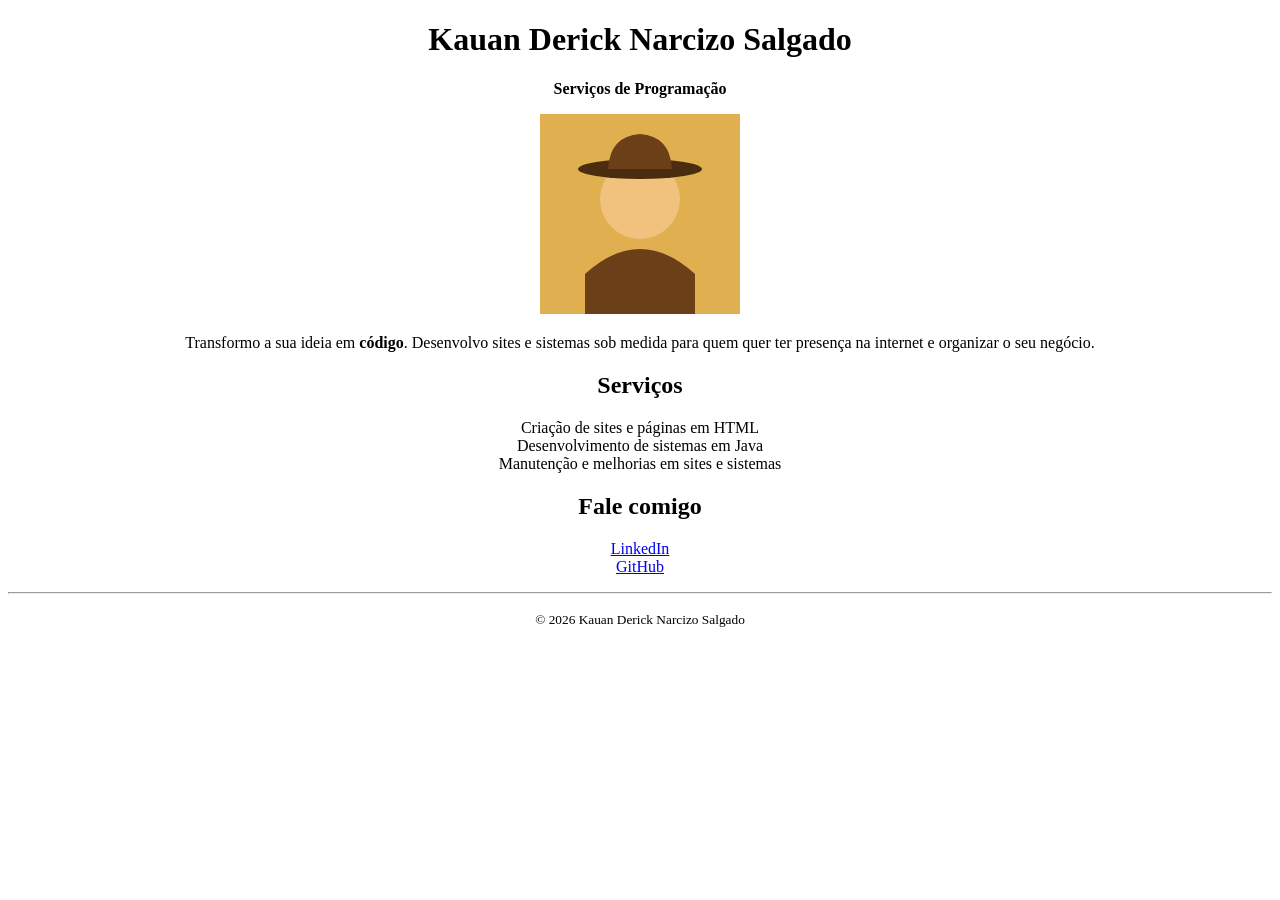
<file: aula-html-04-11-2026/index.html>
<!DOCTYPE html>
<html lang="pt-br">
<head>
    <meta charset="UTF-8">
    <meta name="viewport" content="width=device-width, initial-scale=1.0">
    <meta name="description" content="Cartão de visitas digital de Kauan Derick Narcizo Salgado - serviços de programação">
    <title>Kauan Derick | Serviços de Programação</title>
</head>
<body>

    <header>
        <h1 style="text-align: center;">Kauan Derick Narcizo Salgado</h1>
        <p style="text-align: center;"><strong>Serviços de Programação</strong></p>
    </header>

    <main style="text-align: center;">
        <img src="perfil.svg" alt="Foto de perfil de Kauan Derick" width="200">

        <p>Transformo a sua ideia em <strong>código</strong>. Desenvolvo sites e sistemas
            sob medida para quem quer ter presença na internet e organizar o seu negócio.</p>

        <h2>Serviços</h2>
        <ul style="list-style: none; padding: 0;">
            <li>Criação de sites e páginas em HTML</li>
            <li>Desenvolvimento de sistemas em Java</li>
            <li>Manutenção e melhorias em sites e sistemas</li>
        </ul>

        <h2>Fale comigo</h2>
        <ul style="list-style: none; padding: 0;">
            <li><a href="https://www.linkedin.com/in/kauan-derick-narcizo-salgado-6b449b1a3/" target="_blank">LinkedIn</a></li>
            <li><a href="https://github.com/kauan-salgado" target="_blank">GitHub</a></li>
        </ul>
    </main>

    <hr>

    <footer style="text-align: center;">
        <p><small>&copy; 2026 Kauan Derick Narcizo Salgado</small></p>
    </footer>

</body>
</html>
</file>
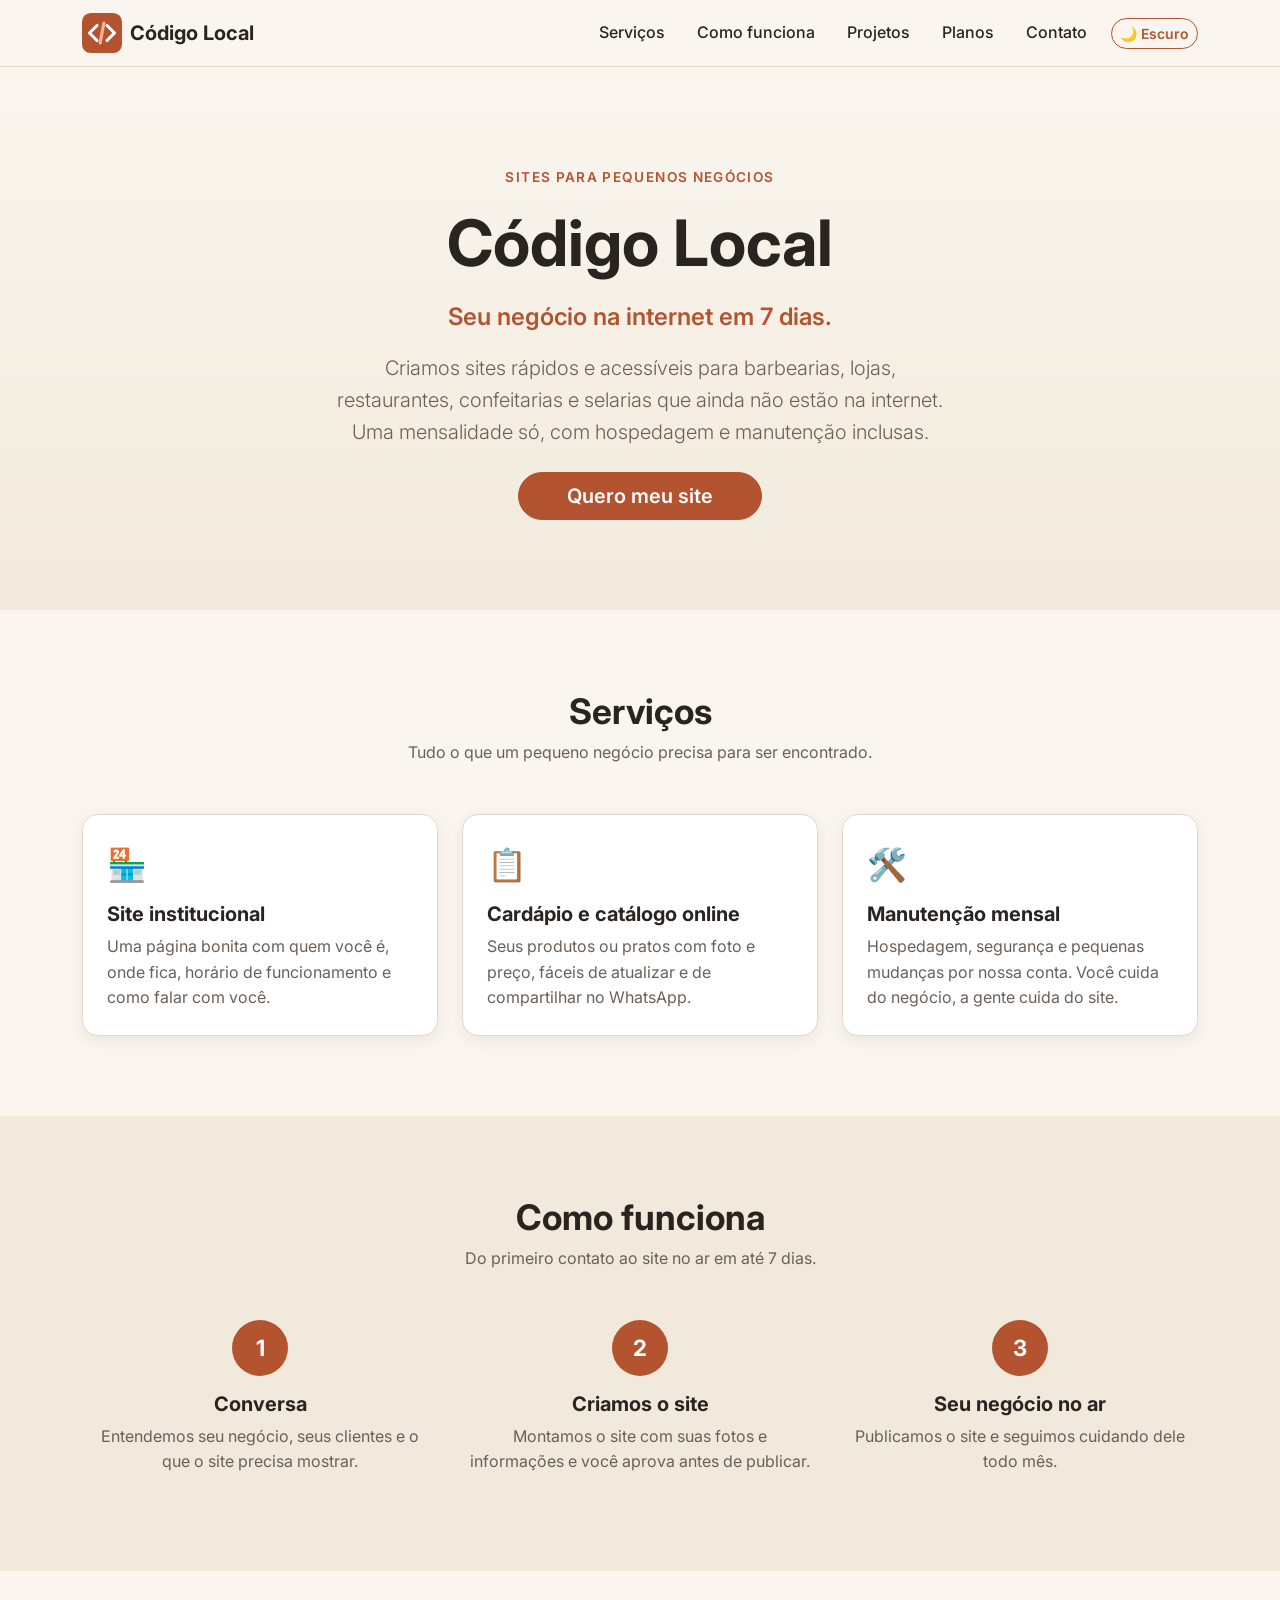
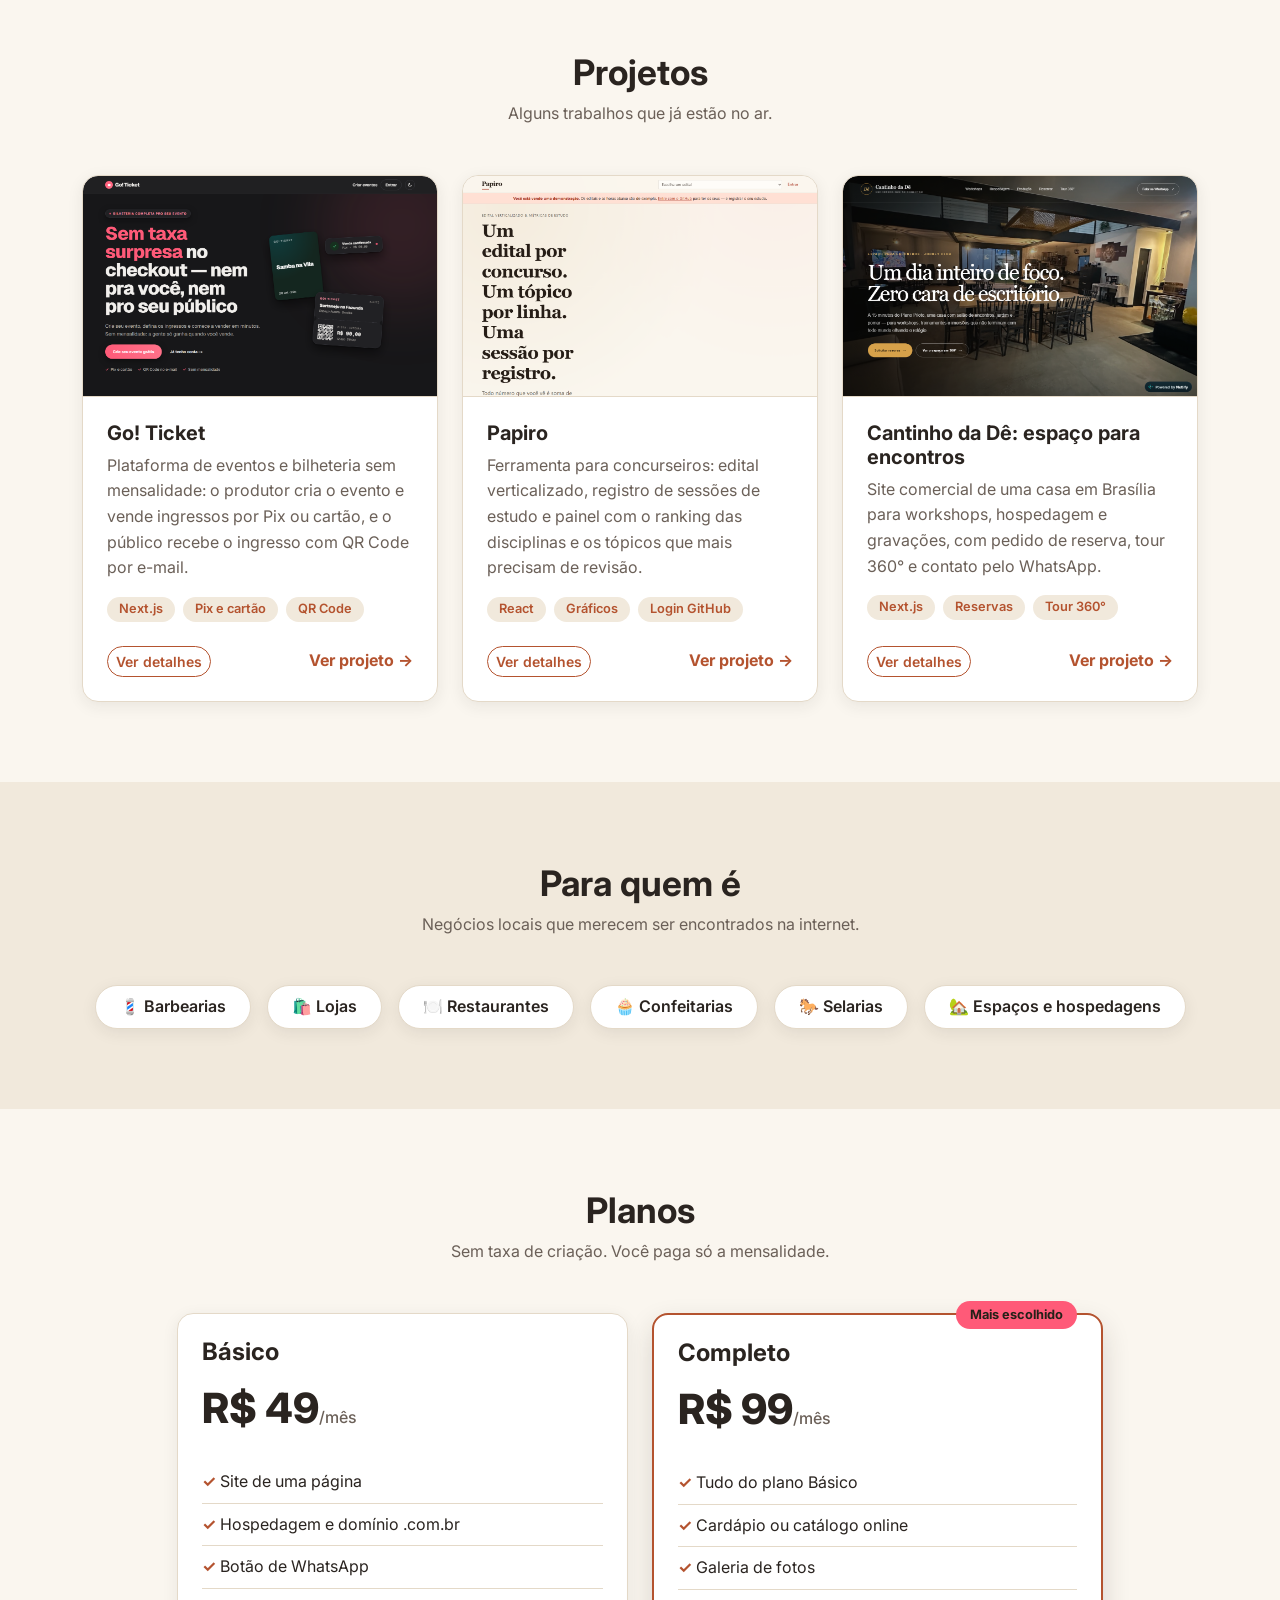
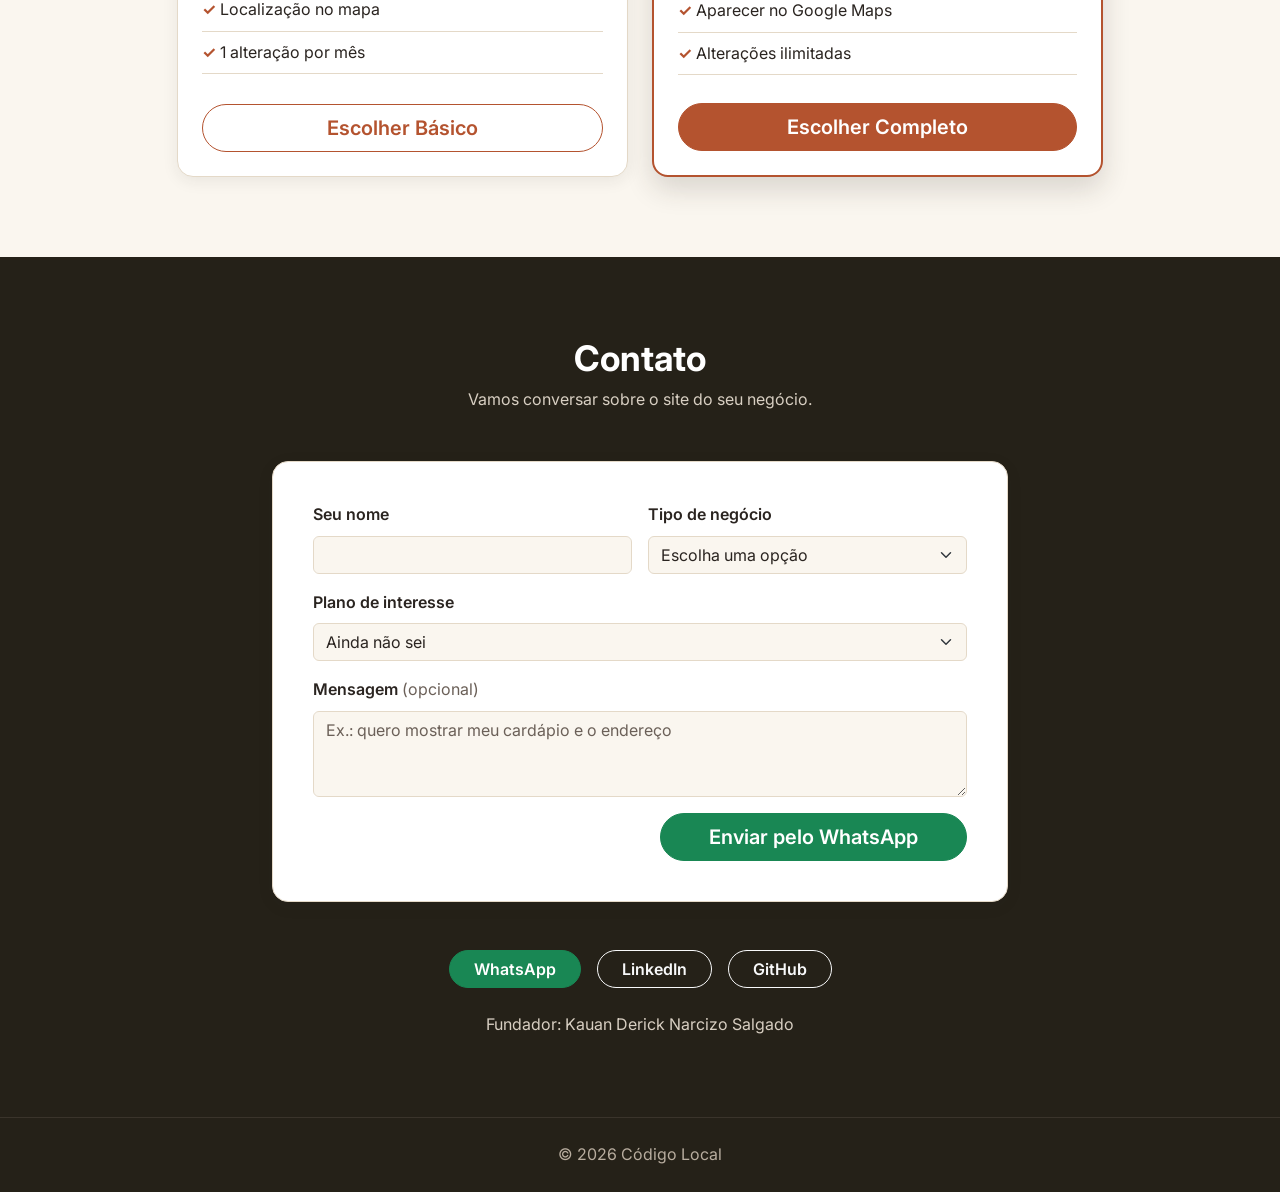
<file: startup-codigo-local/index.html>
<!DOCTYPE html>
<html lang="pt-br" data-bs-theme="light">
<head>
    <meta charset="UTF-8">
    <!-- meta viewport: obrigatória para o Bootstrap ser responsivo no celular -->
    <meta name="viewport" content="width=device-width, initial-scale=1.0">
    <meta name="description" content="Código Local: sites rápidos e acessíveis para pequenos negócios. Seu negócio na internet em 7 dias, com hospedagem e manutenção inclusas na mensalidade.">
    <meta name="author" content="Kauan Derick Narcizo Salgado">
    <title>Código Local | Seu negócio na internet em 7 dias</title>

    <!-- Ícone da aba do navegador -->
    <link rel="icon" href="img/logo.svg" type="image/svg+xml">

    <!-- Aplica o tema salvo (claro/escuro) ANTES da página aparecer,
         para não piscar branco quem escolheu o modo escuro -->
    <script>
        try {
            const temaSalvo = localStorage.getItem('tema');
            if (temaSalvo) document.documentElement.setAttribute('data-bs-theme', temaSalvo);
        } catch (erro) { /* navegador sem localStorage: fica no tema claro */ }
    </script>

    <!-- 1º Bootstrap 5 via CDN (CSS) -->
    <link rel="stylesheet" href="https://cdn.jsdelivr.net/npm/bootstrap@5.3.3/dist/css/bootstrap.min.css"
          integrity="sha384-QWTKZyjpPEjISv5WaRU9OFeRpok6YctnYmDr5pNlyT2bRjXh0JMhjY6hW+ALEwIH" crossorigin="anonymous">

    <!-- 2º Fonte Inter do Google Fonts -->
    <link rel="preconnect" href="https://fonts.googleapis.com">
    <link rel="preconnect" href="https://fonts.gstatic.com" crossorigin>
    <link rel="stylesheet" href="https://fonts.googleapis.com/css2?family=Inter:wght@400;500;600;700;800&display=swap">

    <!-- 3º Nosso CSS vem DEPOIS do Bootstrap, para conseguir personalizar as cores dele -->
    <link rel="stylesheet" href="style.css">
</head>
<!-- data-bs-spy="scroll": Scrollspy do Bootstrap destaca no menu a seção que está na tela -->
<body data-bs-spy="scroll" data-bs-target="#menu-principal">

    <!-- CABEÇALHO: Navbar do Bootstrap.
         navbar-expand-lg = menu aberto em telas grandes e "hambúrguer" em telas menores -->
    <header class="navbar navbar-expand-lg sticky-top cabecalho">
        <nav class="container" aria-label="Menu principal">
            <a href="#inicio" class="navbar-brand d-flex align-items-center gap-2 fw-bolder">
                <img src="img/logo.svg" alt="" width="40" height="40">
                <span>Código Local</span>
            </a>

            <!-- Botão hambúrguer: só aparece no celular/tablet -->
            <button class="navbar-toggler" type="button" data-bs-toggle="collapse" data-bs-target="#menu-principal"
                    aria-controls="menu-principal" aria-expanded="false" aria-label="Abrir menu">
                <span class="navbar-toggler-icon"></span>
            </button>

            <div class="collapse navbar-collapse" id="menu-principal">
                <ul class="navbar-nav ms-auto align-items-lg-center gap-lg-3">
                    <li class="nav-item"><a class="nav-link" href="#servicos">Serviços</a></li>
                    <li class="nav-item"><a class="nav-link" href="#como-funciona">Como funciona</a></li>
                    <li class="nav-item"><a class="nav-link" href="#projetos">Projetos</a></li>
                    <li class="nav-item"><a class="nav-link" href="#planos">Planos</a></li>
                    <li class="nav-item"><a class="nav-link" href="#contato">Contato</a></li>
                    <li class="nav-item my-2 my-lg-0">
                        <!-- Botão de tema claro/escuro (controlado pelo script.js) -->
                        <button type="button" class="btn btn-outline-primary btn-sm rounded-pill" id="botao-tema"
                                aria-label="Ativar modo escuro">🌙 Escuro</button>
                    </li>
                </ul>
            </div>
        </nav>
    </header>

    <main>

        <!-- HERO: primeira coisa que o visitante vê -->
        <section class="hero text-center" id="inicio">
            <div class="container">
                <p class="hero__etiqueta text-uppercase fw-semibold mb-3">Sites para pequenos negócios</p>
                <h1 class="display-3 fw-bolder mb-3">Código Local</h1>
                <p class="fs-4 fw-semibold text-primary mb-3">Seu negócio na internet em 7 dias.</p>
                <p class="lead text-body-secondary mx-auto mb-4 hero__texto">
                    Criamos sites rápidos e acessíveis para barbearias, lojas, restaurantes,
                    confeitarias e selarias que ainda não estão na internet. Uma mensalidade
                    só, com hospedagem e manutenção inclusas.
                </p>
                <a href="#contato" class="btn btn-primary btn-lg rounded-pill px-5">Quero meu site</a>
            </div>
        </section>

        <!-- SERVIÇOS: Grid do Bootstrap (row + col) com Cards -->
        <section class="secao" id="servicos">
            <div class="container">
                <h2 class="text-center fw-bold mb-2">Serviços</h2>
                <p class="text-center text-body-secondary mb-5">Tudo o que um pequeno negócio precisa para ser encontrado.</p>

                <!-- row g-4 = linha com espaço entre as colunas.
                     col-md-4 = 3 colunas (4 de 12) a partir do tablet; no celular, 1 coluna -->
                <div class="row g-4">
                    <div class="col-md-4">
                        <article class="card card--hover h-100">
                            <div class="card-body p-4">
                                <span class="card__icone" aria-hidden="true">🏪</span>
                                <h3 class="card-title h5 fw-bold">Site institucional</h3>
                                <p class="card-text text-body-secondary">Uma página bonita com quem você é, onde fica, horário de funcionamento e como falar com você.</p>
                            </div>
                        </article>
                    </div>
                    <div class="col-md-4">
                        <article class="card card--hover h-100">
                            <div class="card-body p-4">
                                <span class="card__icone" aria-hidden="true">📋</span>
                                <h3 class="card-title h5 fw-bold">Cardápio e catálogo online</h3>
                                <p class="card-text text-body-secondary">Seus produtos ou pratos com foto e preço, fáceis de atualizar e de compartilhar no WhatsApp.</p>
                            </div>
                        </article>
                    </div>
                    <div class="col-md-4">
                        <article class="card card--hover h-100">
                            <div class="card-body p-4">
                                <span class="card__icone" aria-hidden="true">🛠️</span>
                                <h3 class="card-title h5 fw-bold">Manutenção mensal</h3>
                                <p class="card-text text-body-secondary">Hospedagem, segurança e pequenas mudanças por nossa conta. Você cuida do negócio, a gente cuida do site.</p>
                            </div>
                        </article>
                    </div>
                </div>
            </div>
        </section>

        <!-- COMO FUNCIONA: os 3 passos até o site ficar no ar -->
        <section class="secao secao--alternada" id="como-funciona">
            <div class="container">
                <h2 class="text-center fw-bold mb-2">Como funciona</h2>
                <p class="text-center text-body-secondary mb-5">Do primeiro contato ao site no ar em até 7 dias.</p>
                <ol class="row g-4 list-unstyled passos">
                    <li class="col-md-4 passo text-center px-3">
                        <h3 class="h5 fw-bold">Conversa</h3>
                        <p class="text-body-secondary mb-0">Entendemos seu negócio, seus clientes e o que o site precisa mostrar.</p>
                    </li>
                    <li class="col-md-4 passo text-center px-3">
                        <h3 class="h5 fw-bold">Criamos o site</h3>
                        <p class="text-body-secondary mb-0">Montamos o site com suas fotos e informações e você aprova antes de publicar.</p>
                    </li>
                    <li class="col-md-4 passo text-center px-3">
                        <h3 class="h5 fw-bold">Seu negócio no ar</h3>
                        <p class="text-body-secondary mb-0">Publicamos o site e seguimos cuidando dele todo mês.</p>
                    </li>
                </ol>
            </div>
        </section>

        <!-- PROJETOS: Cards com imagem (card-img-top + img-fluid).
             O botão "Ver detalhes" usa addEventListener (script.js) para trocar
             o texto do card e a classe de cor de fundo (bg-primary-subtle) -->
        <section class="secao" id="projetos">
            <div class="container">
                <h2 class="text-center fw-bold mb-2">Projetos</h2>
                <p class="text-center text-body-secondary mb-5">Alguns trabalhos que já estão no ar.</p>

                <!-- col-md-6 col-lg-4: 1 coluna no celular, 2 no tablet, 3 no computador -->
                <div class="row g-4">

                    <!-- Projeto 1: Go! Ticket -->
                    <div class="col-md-6 col-lg-4">
                        <article class="card card--hover card--projeto h-100">
                            <img src="img/go-ticket.png" class="card-img-top img-fluid" alt="Página inicial do Go! Ticket em tema escuro, com o título Sem taxa surpresa no checkout e exemplos de ingressos com QR Code" width="1280" height="800" loading="lazy">
                            <div class="card-body d-flex flex-column p-4">
                                <h3 class="card-title h5 fw-bold">Go! Ticket</h3>
                                <p class="card-text text-body-secondary"
                                   data-detalhes="Para quem é: produtores de eventos que não querem pagar mensalidade. O que resolve: vender ingressos online sem taxa surpresa no checkout.">Plataforma de eventos e bilheteria sem mensalidade: o produtor cria o evento e vende ingressos por Pix ou cartão, e o público recebe o ingresso com QR Code por e-mail.</p>
                                <ul class="list-unstyled d-flex flex-wrap gap-2 mb-4">
                                    <li class="badge rounded-pill tag">Next.js</li>
                                    <li class="badge rounded-pill tag">Pix e cartão</li>
                                    <li class="badge rounded-pill tag">QR Code</li>
                                </ul>
                                <div class="d-flex align-items-center justify-content-between gap-2 mt-auto">
                                    <button type="button" class="btn btn-outline-primary btn-sm rounded-pill botao-detalhes" aria-pressed="false">Ver detalhes</button>
                                    <a href="https://go-ticket-pink.vercel.app/" target="_blank" rel="noopener" class="link-projeto">Ver projeto</a>
                                </div>
                            </div>
                        </article>
                    </div>

                    <!-- Projeto 2: Papiro -->
                    <div class="col-md-6 col-lg-4">
                        <article class="card card--hover card--projeto h-100">
                            <img src="img/papiro.png" class="card-img-top img-fluid" alt="Página inicial do Papiro em tons de creme, com o título Um edital por concurso, um tópico por linha, uma sessão por registro" width="1280" height="800" loading="lazy">
                            <div class="card-body d-flex flex-column p-4">
                                <h3 class="card-title h5 fw-bold">Papiro</h3>
                                <p class="card-text text-body-secondary"
                                   data-detalhes="Para quem é: quem estuda para concursos de TI. O que resolve: mostrar quais tópicos do edital mais precisam de revisão, com base nas sessões de estudo registradas.">Ferramenta para concurseiros: edital verticalizado, registro de sessões de estudo e painel com o ranking das disciplinas e os tópicos que mais precisam de revisão.</p>
                                <ul class="list-unstyled d-flex flex-wrap gap-2 mb-4">
                                    <li class="badge rounded-pill tag">React</li>
                                    <li class="badge rounded-pill tag">Gráficos</li>
                                    <li class="badge rounded-pill tag">Login GitHub</li>
                                </ul>
                                <div class="d-flex align-items-center justify-content-between gap-2 mt-auto">
                                    <button type="button" class="btn btn-outline-primary btn-sm rounded-pill botao-detalhes" aria-pressed="false">Ver detalhes</button>
                                    <a href="https://papiro-web-omega.vercel.app/" target="_blank" rel="noopener" class="link-projeto">Ver projeto</a>
                                </div>
                            </div>
                        </article>
                    </div>

                    <!-- Projeto 3: Cantinho da Dê (site comercial) -->
                    <div class="col-md-6 col-lg-4">
                        <article class="card card--hover card--projeto h-100">
                            <img src="img/cantinho-espaco.png" class="card-img-top img-fluid" alt="Site do Cantinho da Dê com foto do salão de encontros e o título Um dia inteiro de foco, zero cara de escritório" width="1280" height="800" loading="lazy">
                            <div class="card-body d-flex flex-column p-4">
                                <h3 class="card-title h5 fw-bold">Cantinho da Dê: espaço para encontros</h3>
                                <p class="card-text text-body-secondary"
                                   data-detalhes="Para quem é: quem procura um espaço em Brasília para workshops, hospedagem ou gravações. O que resolve: conhecer o lugar pelo tour 360° e pedir a reserva sem sair do site.">Site comercial de uma casa em Brasília para workshops, hospedagem e gravações, com pedido de reserva, tour 360° e contato pelo WhatsApp.</p>
                                <ul class="list-unstyled d-flex flex-wrap gap-2 mb-4">
                                    <li class="badge rounded-pill tag">Next.js</li>
                                    <li class="badge rounded-pill tag">Reservas</li>
                                    <li class="badge rounded-pill tag">Tour 360°</li>
                                </ul>
                                <div class="d-flex align-items-center justify-content-between gap-2 mt-auto">
                                    <button type="button" class="btn btn-outline-primary btn-sm rounded-pill botao-detalhes" aria-pressed="false">Ver detalhes</button>
                                    <a href="https://cantinhodade.netlify.app/" target="_blank" rel="noopener" class="link-projeto">Ver projeto</a>
                                </div>
                            </div>
                        </article>
                    </div>

                </div>
            </div>
        </section>

        <!-- PARA QUEM É: Flexbox do Bootstrap (d-flex + justify-content-center) -->
        <section class="secao secao--alternada" id="para-quem">
            <div class="container">
                <h2 class="text-center fw-bold mb-2">Para quem é</h2>
                <p class="text-center text-body-secondary mb-5">Negócios locais que merecem ser encontrados na internet.</p>
                <ul class="list-unstyled d-flex flex-wrap justify-content-center gap-3 mb-0 publico">
                    <li class="px-4 py-2 fw-semibold">💈 Barbearias</li>
                    <li class="px-4 py-2 fw-semibold">🛍️ Lojas</li>
                    <li class="px-4 py-2 fw-semibold">🍽️ Restaurantes</li>
                    <li class="px-4 py-2 fw-semibold">🧁 Confeitarias</li>
                    <li class="px-4 py-2 fw-semibold">🐎 Selarias</li>
                    <li class="px-4 py-2 fw-semibold">🏡 Espaços e hospedagens</li>
                </ul>
            </div>
        </section>

        <!-- PLANOS: os botões abrem um Modal do Bootstrap pelo JavaScript -->
        <section class="secao" id="planos">
            <div class="container">
                <h2 class="text-center fw-bold mb-2">Planos</h2>
                <p class="text-center text-body-secondary mb-5">Sem taxa de criação. Você paga só a mensalidade.</p>

                <!-- justify-content-center centraliza as 2 colunas -->
                <div class="row g-4 justify-content-center">

                    <!-- Plano Básico -->
                    <div class="col-md-6 col-lg-5">
                        <article class="card plano h-100">
                            <div class="card-body d-flex flex-column p-4">
                                <h3 class="card-title h4 fw-bold">Básico</h3>
                                <p class="plano__preco">R$ 49<span>/mês</span></p>
                                <ul class="plano__lista">
                                    <li>Site de uma página</li>
                                    <li>Hospedagem e domínio .com.br</li>
                                    <li>Botão de WhatsApp</li>
                                    <li>Localização no mapa</li>
                                    <li>1 alteração por mês</li>
                                </ul>
                                <!-- data-plano e data-preco: o script.js lê esses dados para montar o modal -->
                                <button type="button" class="btn btn-outline-primary btn-lg rounded-pill mt-auto botao-plano"
                                        data-plano="Básico" data-preco="49">Escolher Básico</button>
                            </div>
                        </article>
                    </div>

                    <!-- Plano Completo (destacado) -->
                    <div class="col-md-6 col-lg-5">
                        <article class="card plano plano--destaque h-100">
                            <p class="plano__selo">Mais escolhido</p>
                            <div class="card-body d-flex flex-column p-4">
                                <h3 class="card-title h4 fw-bold">Completo</h3>
                                <p class="plano__preco">R$ 99<span>/mês</span></p>
                                <ul class="plano__lista">
                                    <li>Tudo do plano Básico</li>
                                    <li>Cardápio ou catálogo online</li>
                                    <li>Galeria de fotos</li>
                                    <li>Aparecer no Google Maps</li>
                                    <li>Alterações ilimitadas</li>
                                </ul>
                                <button type="button" class="btn btn-primary btn-lg rounded-pill mt-auto botao-plano"
                                        data-plano="Completo" data-preco="99">Escolher Completo</button>
                            </div>
                        </article>
                    </div>

                </div>
            </div>
        </section>

        <!-- CONTATO: formulário do Bootstrap (form-control) com validação em JavaScript -->
        <section class="secao secao--escura" id="contato">
            <div class="container">
                <h2 class="text-center fw-bold mb-2">Contato</h2>
                <p class="text-center secao__subtitulo mb-5">Vamos conversar sobre o site do seu negócio.</p>

                <div class="row justify-content-center">
                    <div class="col-lg-8">
                        <div class="card p-3 p-md-4">
                            <div class="card-body">

                                <!-- Aqui o JavaScript coloca os alertas (sucesso ou erro) -->
                                <div id="formulario-alerta" aria-live="polite"></div>

                                <!-- novalidate: desliga os balões padrão do navegador.
                                     Quem valida é o nosso script.js, usando .is-invalid do Bootstrap -->
                                <form id="formulario-contato" novalidate>
                                    <div class="row g-3">
                                        <!-- Campos lado a lado no computador (col-md-6) e empilhados no celular -->
                                        <div class="col-md-6">
                                            <label for="campo-nome" class="form-label fw-semibold">Seu nome</label>
                                            <input type="text" class="form-control" id="campo-nome" name="nome"
                                                   autocomplete="name" required minlength="2">
                                            <div class="invalid-feedback">Digite seu nome.</div>
                                        </div>
                                        <div class="col-md-6">
                                            <label for="campo-negocio" class="form-label fw-semibold">Tipo de negócio</label>
                                            <!-- O "value" já vem com o artigo (uma/um) para a frase do WhatsApp ficar natural -->
                                            <select class="form-select" id="campo-negocio" name="negocio" required>
                                                <option value="" selected disabled>Escolha uma opção</option>
                                                <option value="uma barbearia">Barbearia</option>
                                                <option value="uma loja">Loja</option>
                                                <option value="um restaurante">Restaurante</option>
                                                <option value="uma confeitaria">Confeitaria</option>
                                                <option value="uma selaria">Selaria</option>
                                                <option value="um espaço ou hospedagem">Espaço ou hospedagem</option>
                                                <option value="outro tipo de negócio">Outro</option>
                                            </select>
                                            <div class="invalid-feedback">Escolha o tipo do seu negócio.</div>
                                        </div>
                                        <div class="col-12">
                                            <label for="campo-plano" class="form-label fw-semibold">Plano de interesse</label>
                                            <select class="form-select" id="campo-plano" name="plano">
                                                <option value="">Ainda não sei</option>
                                                <option value="Básico">Básico (R$ 49/mês)</option>
                                                <option value="Completo">Completo (R$ 99/mês)</option>
                                            </select>
                                        </div>
                                        <div class="col-12">
                                            <label for="campo-mensagem" class="form-label fw-semibold">Mensagem <span class="fw-normal text-body-secondary">(opcional)</span></label>
                                            <textarea class="form-control" id="campo-mensagem" name="mensagem" rows="3"
                                                      placeholder="Ex.: quero mostrar meu cardápio e o endereço"></textarea>
                                        </div>
                                        <div class="col-12 d-grid d-md-flex justify-content-md-end">
                                            <button type="submit" class="btn btn-success btn-lg rounded-pill px-5">Enviar pelo WhatsApp</button>
                                        </div>
                                    </div>
                                </form>

                            </div>
                        </div>
                    </div>
                </div>

                <!-- Outras formas de contato -->
                <ul class="list-unstyled d-flex flex-wrap justify-content-center gap-3 mt-5 mb-0">
                    <li><a href="#" id="link-whatsapp" target="_blank" rel="noopener" class="btn btn-success rounded-pill px-4">WhatsApp</a></li>
                    <li><a href="https://www.linkedin.com/in/kauan-derick-narcizo-salgado-6b449b1a3/" target="_blank" rel="noopener" class="btn btn-outline-light rounded-pill px-4">LinkedIn</a></li>
                    <li><a href="https://github.com/kauan-salgado" target="_blank" rel="noopener" class="btn btn-outline-light rounded-pill px-4">GitHub</a></li>
                </ul>
                <p class="text-center secao__subtitulo mt-4 mb-0">Fundador: Kauan Derick Narcizo Salgado</p>
            </div>
        </section>

    </main>

    <!-- RODAPÉ: o ano é preenchido automaticamente pelo script.js -->
    <footer class="rodape text-center py-4">
        <div class="container">
            <p class="mb-0">&copy; <span id="ano-atual">2026</span> Código Local</p>
        </div>
    </footer>

    <!-- MODAL do Bootstrap: aparece quando o visitante escolhe um plano -->
    <div class="modal fade" id="modal-plano" tabindex="-1" aria-labelledby="modal-plano-titulo" aria-hidden="true">
        <div class="modal-dialog modal-dialog-centered">
            <div class="modal-content">
                <div class="modal-header">
                    <h2 class="modal-title h5 fw-bold" id="modal-plano-titulo">
                        Plano <span id="modal-plano-nome">Completo</span>
                    </h2>
                    <button type="button" class="btn-close" data-bs-dismiss="modal" aria-label="Fechar"></button>
                </div>
                <div class="modal-body">
                    <p class="fs-3 fw-bolder mb-2">R$ <span id="modal-plano-preco">99</span><span class="fs-6 fw-medium text-body-secondary">/mês</span></p>
                    <p class="text-body-secondary mb-0">Ótima escolha! Como você prefere continuar?</p>
                </div>
                <div class="modal-footer">
                    <button type="button" class="btn btn-outline-primary rounded-pill" id="modal-ir-formulario">Preencher formulário</button>
                    <a href="#" class="btn btn-success rounded-pill" id="modal-whatsapp" target="_blank" rel="noopener">Falar no WhatsApp</a>
                </div>
            </div>
        </div>
    </div>

    <!-- JavaScript do Bootstrap via CDN (bundle = já inclui o Popper).
         Fica no fim do body para a página carregar primeiro -->
    <script src="https://cdn.jsdelivr.net/npm/bootstrap@5.3.3/dist/js/bootstrap.bundle.min.js"
            integrity="sha384-YvpcrYf0tY3lHB60NNkmXc5s9fDVZLESaAA55NDzOxhy9GkcIdslK1eN7N6jIeHz" crossorigin="anonymous"></script>

    <!-- Nosso JavaScript (precisa vir DEPOIS do Bootstrap, porque usa bootstrap.Modal) -->
    <script src="script.js"></script>
</body>
</html>
</file>
<file: startup-codigo-local/style.css>
/* =========================================================
   CÓDIGO LOCAL: personalização do Bootstrap 5
   O layout (grid, espaçamentos, navbar, cards, formulário)
   vem das classes do Bootstrap no HTML. Este arquivo só
   aplica a identidade visual da marca por cima dele.
   ========================================================= */

/* =========================================================
   1. CORES DA MARCA: TEMA CLARO
   Paleta inspirada nos projetos: creme (Papiro e Cantinho),
   terracota (Papiro) e coral (Go! Ticket).
   ========================================================= */
:root {
    --cor-primaria: #b4532f;        /* terracota: botões e destaques */
    --cor-primaria-rgb: 180, 83, 47;/* a mesma cor em RGB (o Bootstrap precisa assim) */
    --cor-primaria-escura: #8f3f22; /* hover dos botões */
    --cor-texto-botao: #ffffff;     /* texto em cima do terracota */
    --cor-destaque: #ff5a78;        /* coral: selo do plano Completo */
    --cor-fundo: #faf6ef;           /* creme: fundo da página */
    --cor-fundo-alt: #f1e9dc;       /* creme mais escuro: seções alternadas */
    --cor-card: #ffffff;            /* fundo dos cards */
    --cor-texto: #2a2420;           /* marrom quase preto: texto principal */
    --cor-texto-suave: #6b6058;     /* texto secundário */
    --cor-borda: #e4d9c8;           /* linhas e bordas */
    --cor-escura: #252118;          /* fundo do contato e do rodapé */
    --cor-primaria-suave: #f6e1d6;  /* terracota bem claro: card com "Ver detalhes" aberto */

    --raio: 16px;
    --sombra: 0 4px 16px rgba(42, 36, 32, 0.08);
    --sombra-forte: 0 12px 28px rgba(42, 36, 32, 0.16);
}

/* =========================================================
   2. CORES DA MARCA: TEMA ESCURO
   Ativado pelo botão 🌙 (script.js troca data-bs-theme no <html>)
   ========================================================= */
[data-bs-theme="dark"] {
    --cor-primaria: #e3825a;        /* terracota mais claro para ler no fundo escuro */
    --cor-primaria-rgb: 227, 130, 90;
    --cor-primaria-escura: #f0a07f;
    --cor-texto-botao: #1c1915;
    --cor-fundo: #1c1915;
    --cor-fundo-alt: #24201b;
    --cor-card: #2b2620;
    --cor-texto: #f3ece2;
    --cor-texto-suave: #b8ad9f;
    --cor-borda: #3d362d;
    --cor-escura: #12100e;
    --cor-primaria-suave: #3b2a21;

    --sombra: 0 4px 16px rgba(0, 0, 0, 0.3);
    --sombra-forte: 0 12px 28px rgba(0, 0, 0, 0.45);
}

/* =========================================================
   3. LIGANDO AS CORES DA MARCA ÀS VARIÁVEIS DO BOOTSTRAP
   Assim .text-primary, .bg-primary, .text-body-secondary etc.
   passam a usar as nossas cores.
   ========================================================= */
:root,
[data-bs-theme="dark"] {
    --bs-primary: var(--cor-primaria);
    --bs-primary-rgb: var(--cor-primaria-rgb);
    --bs-primary-bg-subtle: var(--cor-primaria-suave);   /* usada por .bg-primary-subtle */
    --bs-primary-border-subtle: var(--cor-primaria);
    --bs-body-bg: var(--cor-fundo);
    --bs-body-color: var(--cor-texto);
    --bs-secondary-color: var(--cor-texto-suave);
    --bs-border-color: var(--cor-borda);
    --bs-link-color: var(--cor-primaria);
    --bs-link-color-rgb: var(--cor-primaria-rgb);
    --bs-link-hover-color: var(--cor-primaria-escura);
    --bs-body-font-family: "Inter", Arial, Helvetica, sans-serif;
    --bs-body-line-height: 1.6;
}

html {
    scroll-padding-top: 80px; /* o título não fica escondido atrás do menu fixo */
}

/* =========================================================
   4. BOTÕES: .btn-primary e .btn-outline-primary na cor terracota
   ========================================================= */
.btn {
    font-weight: 600;
    transition: background-color 0.2s, transform 0.2s;
}

.btn:hover {
    transform: translateY(-2px);
}

.btn-primary {
    --bs-btn-color: var(--cor-texto-botao);
    --bs-btn-bg: var(--cor-primaria);
    --bs-btn-border-color: var(--cor-primaria);
    --bs-btn-hover-color: var(--cor-texto-botao);
    --bs-btn-hover-bg: var(--cor-primaria-escura);
    --bs-btn-hover-border-color: var(--cor-primaria-escura);
    --bs-btn-active-color: var(--cor-texto-botao);
    --bs-btn-active-bg: var(--cor-primaria-escura);
    --bs-btn-active-border-color: var(--cor-primaria-escura);
    --bs-btn-focus-shadow-rgb: var(--cor-primaria-rgb);
}

.btn-outline-primary {
    --bs-btn-color: var(--cor-primaria);
    --bs-btn-border-color: var(--cor-primaria);
    --bs-btn-hover-color: var(--cor-texto-botao);
    --bs-btn-hover-bg: var(--cor-primaria);
    --bs-btn-hover-border-color: var(--cor-primaria);
    --bs-btn-active-color: var(--cor-texto-botao);
    --bs-btn-active-bg: var(--cor-primaria);
    --bs-btn-active-border-color: var(--cor-primaria);
    --bs-btn-focus-shadow-rgb: var(--cor-primaria-rgb);
}

/* =========================================================
   5. CABEÇALHO (Navbar)
   ========================================================= */
.cabecalho {
    background-color: var(--cor-fundo);
    border-bottom: 1px solid var(--cor-borda);
    --bs-navbar-color: var(--cor-texto);
    --bs-navbar-hover-color: var(--cor-primaria);
    --bs-navbar-active-color: var(--cor-primaria); /* link da seção atual (Scrollspy) */
    --bs-navbar-brand-color: var(--cor-texto);
    --bs-navbar-brand-hover-color: var(--cor-texto);
}

.cabecalho .nav-link {
    font-weight: 500;
}

.cabecalho .nav-link.active {
    font-weight: 700;
}

/* =========================================================
   6. HERO
   ========================================================= */
.hero {
    padding: 100px 0 90px;
    background: linear-gradient(180deg, var(--cor-fundo) 0%, var(--cor-fundo-alt) 100%);
}

.hero__etiqueta {
    color: var(--cor-primaria);
    letter-spacing: 0.1em;
    font-size: 0.85rem;
}

.hero__texto {
    max-width: 620px;
}

/* =========================================================
   7. SEÇÕES
   ========================================================= */
.secao {
    padding: 80px 0;
}

.secao h2 {
    font-size: 2.2rem;
}

.secao--alternada {
    background-color: var(--cor-fundo-alt);
}

.secao--escura {
    background-color: var(--cor-escura);
    color: #fff;
}

.secao--escura .secao__subtitulo {
    color: #d8cfc2;
}

/* =========================================================
   8. CARDS (por cima do .card do Bootstrap)
   ========================================================= */
.card {
    --bs-card-bg: var(--cor-card);
    --bs-card-border-color: var(--cor-borda);
    --bs-card-border-radius: var(--raio);
    --bs-card-inner-border-radius: calc(var(--raio) - 1px);
    color: var(--cor-texto);
    box-shadow: var(--sombra);
}

/* Efeito hover: o card sobe um pouco e a sombra aumenta */
.card--hover {
    transition: transform 0.25s, box-shadow 0.25s;
}

.card--hover:hover {
    transform: translateY(-6px);
    box-shadow: var(--sombra-forte);
}

.card__icone {
    font-size: 2rem;
    display: block;
    margin-bottom: 12px;
}

/* Imagem dos projetos com a mesma proporção em todos os cards */
.card--projeto {
    overflow: hidden;
}

.card--projeto .card-img-top {
    aspect-ratio: 16 / 10;
    object-fit: cover;
    object-position: top;
    border-bottom: 1px solid var(--cor-borda);
}

/* Tags de tecnologia (badges) */
.tag {
    background-color: var(--cor-fundo-alt);
    color: var(--cor-primaria);
    font-size: 0.8rem;
    font-weight: 600;
    padding: 6px 12px;
}

.link-projeto {
    color: var(--cor-primaria);
    font-weight: 700;
    text-decoration: none;
}

.link-projeto::after {
    content: " →";
}

.link-projeto:hover {
    text-decoration: underline;
}

/* =========================================================
   9. COMO FUNCIONA: círculo numerado antes de cada passo
   ========================================================= */
.passos {
    counter-reset: passo;
}

.passo {
    counter-increment: passo;
}

.passo::before {
    content: counter(passo);
    display: flex;
    justify-content: center;
    align-items: center;
    width: 56px;
    height: 56px;
    margin: 0 auto 16px;
    border-radius: 50%;
    background-color: var(--cor-primaria);
    color: var(--cor-texto-botao);
    font-size: 1.4rem;
    font-weight: 700;
}

/* =========================================================
   10. PARA QUEM É
   ========================================================= */
.publico li {
    background-color: var(--cor-card);
    border: 1px solid var(--cor-borda);
    border-radius: 999px;
    box-shadow: var(--sombra);
}

/* =========================================================
   11. PLANOS
   ========================================================= */
.plano {
    position: relative;
}

.plano .plano__preco {
    font-size: 2.6rem;
    font-weight: 800;
    margin: 0 0 20px;
}

.plano__preco span {
    font-size: 1rem;
    font-weight: 500;
    color: var(--cor-texto-suave);
}

.plano__lista {
    list-style: none;
    margin: 0 0 28px;
    padding: 0;
}

.plano__lista li {
    padding: 8px 0;
    border-bottom: 1px solid var(--cor-borda);
}

/* Marca de "certo" antes de cada item */
.plano__lista li::before {
    content: "✓ ";
    color: var(--cor-primaria);
    font-weight: 700;
}

/* Destaque do plano Completo */
.plano--destaque {
    border: 2px solid var(--cor-primaria);
    box-shadow: var(--sombra-forte);
}

.plano .plano__selo {
    position: absolute;
    top: -14px;
    right: 24px;
    z-index: 1;
    margin: 0;
    background-color: var(--cor-destaque);
    color: #252118;
    font-size: 0.8rem;
    font-weight: 700;
    padding: 4px 14px;
    border-radius: 999px;
}

/* =========================================================
   12. FORMULÁRIO E MODAL
   ========================================================= */
.form-control,
.form-select {
    background-color: var(--cor-fundo);
    border-color: var(--cor-borda);
    color: var(--cor-texto);
}

.form-control:focus,
.form-select:focus {
    border-color: var(--cor-primaria);
    box-shadow: 0 0 0 0.25rem rgba(var(--cor-primaria-rgb), 0.25);
}

.modal-content {
    --bs-modal-bg: var(--cor-card);
    --bs-modal-border-radius: var(--raio);
}

/* =========================================================
   13. RODAPÉ
   ========================================================= */
.rodape {
    background-color: var(--cor-escura);
    color: #b8ad9f;
    border-top: 1px solid #3a342b;
}

/* =========================================================
   14. RESPONSIVO
   O Bootstrap já resolve colunas e menu. Aqui só ajustamos
   tamanhos de fonte e espaçamentos no celular (até 768px).
   ========================================================= */
@media (max-width: 767.98px) {
    .hero {
        padding: 64px 0;
    }

    .secao {
        padding: 56px 0;
    }

    .secao h2 {
        font-size: 1.8rem;
    }

    .plano .plano__selo {
        right: 50%;
        transform: translateX(50%);
    }
}

/* Quem pede menos movimento no sistema não vê os cards e botões "pulando" */
@media (prefers-reduced-motion: reduce) {
    .btn:hover,
    .card--hover:hover {
        transform: none;
    }
}
</file>
